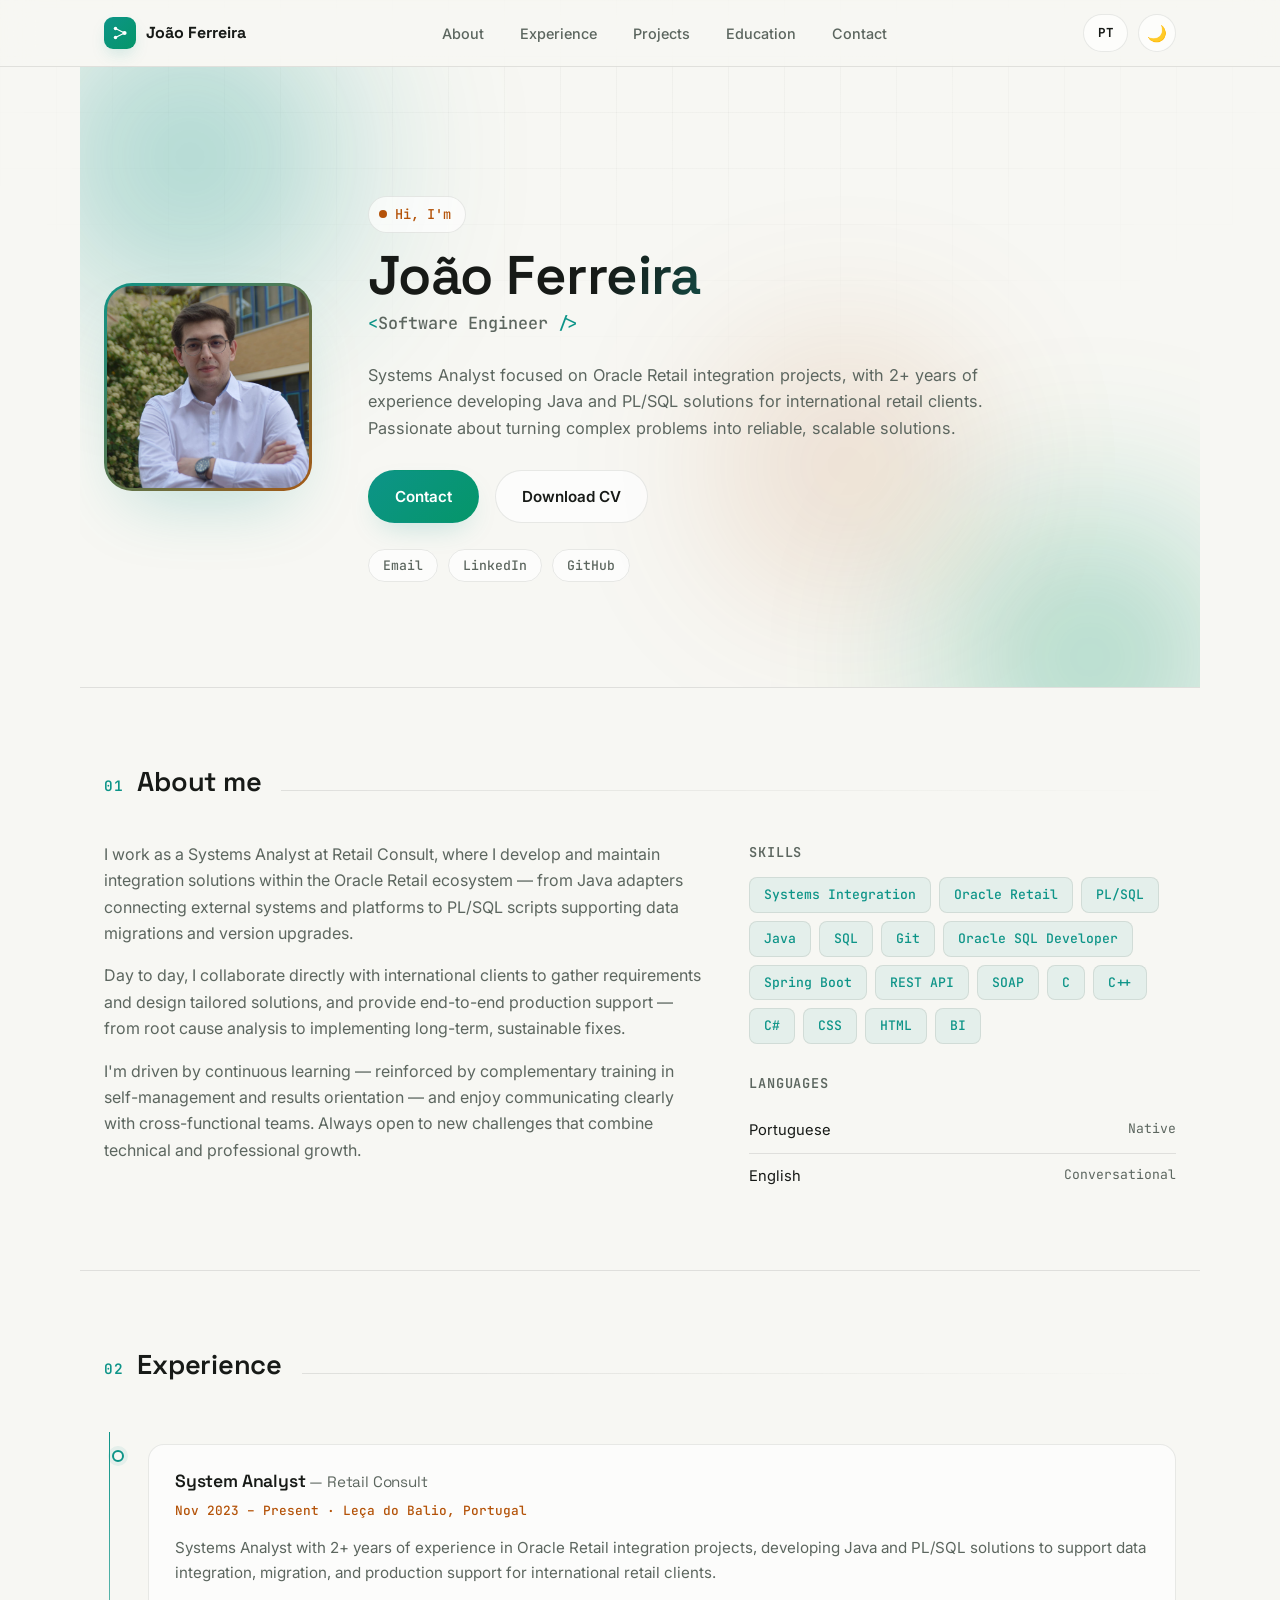
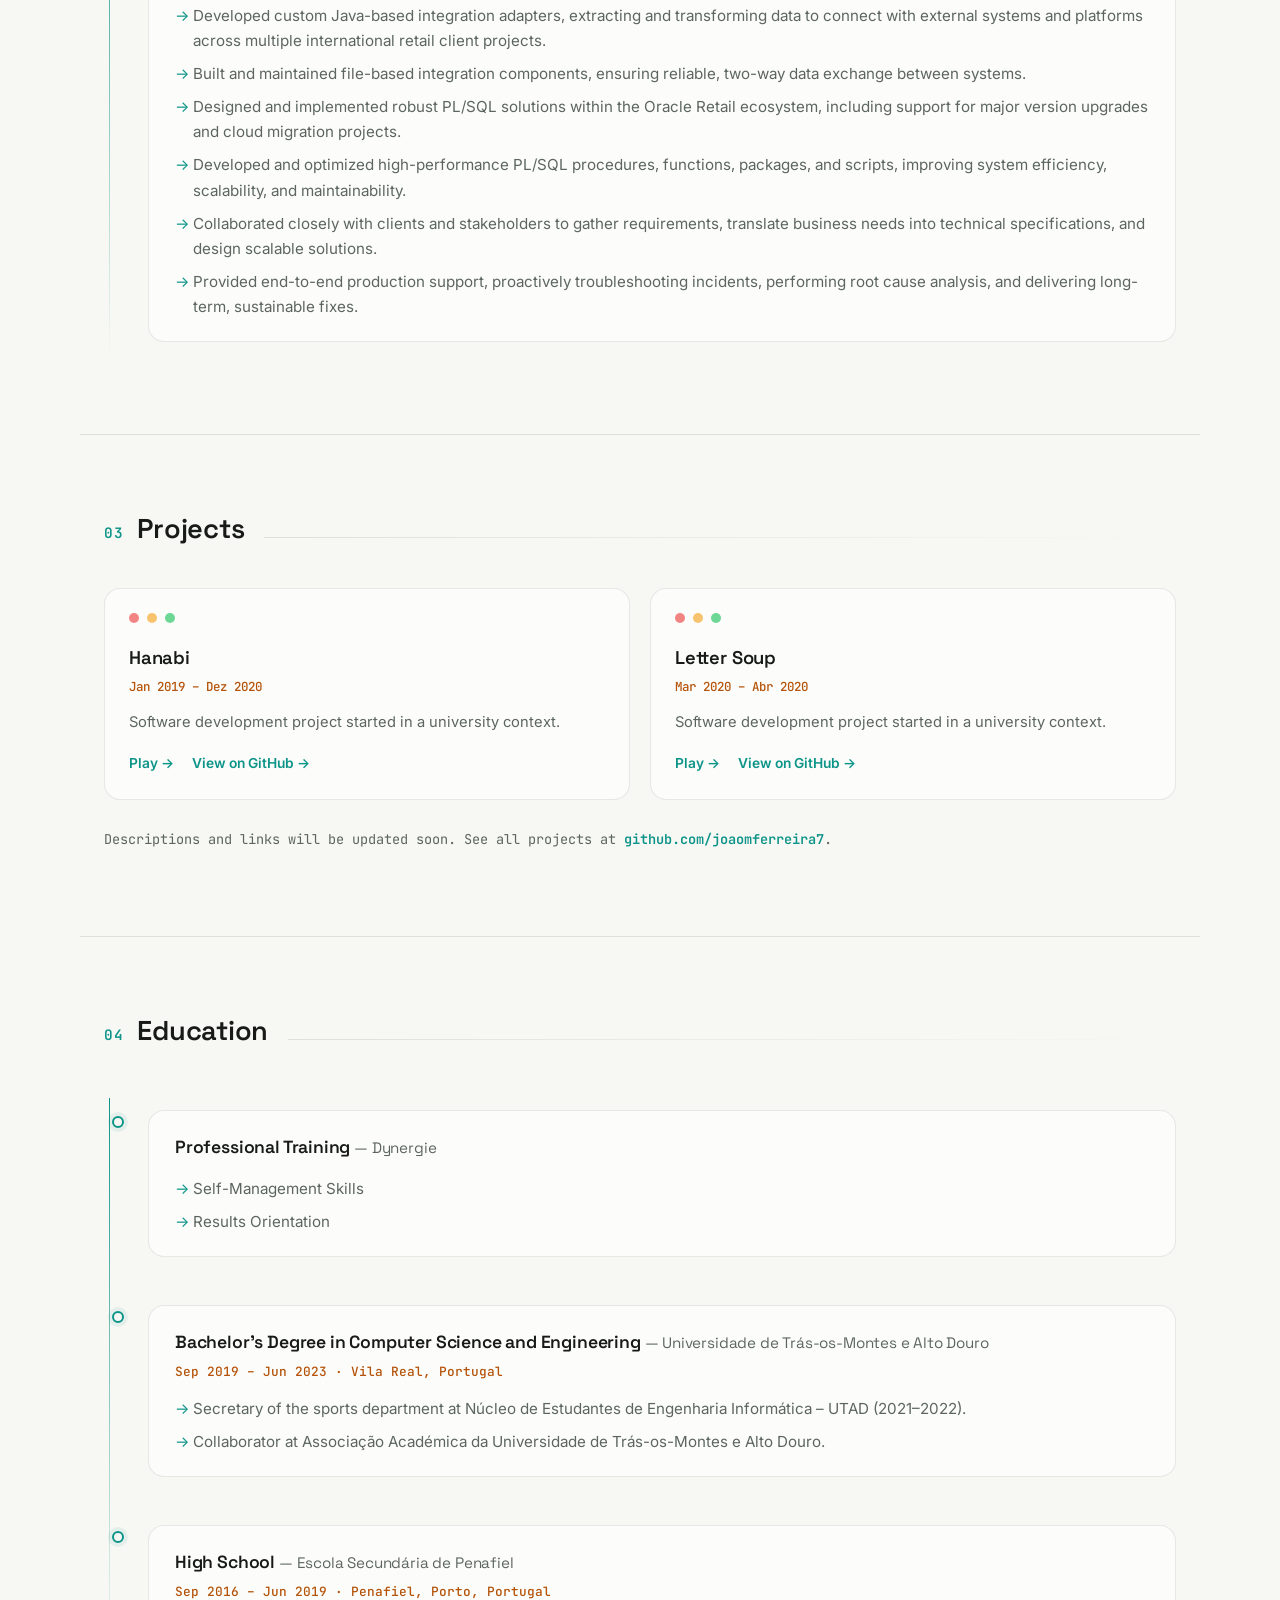
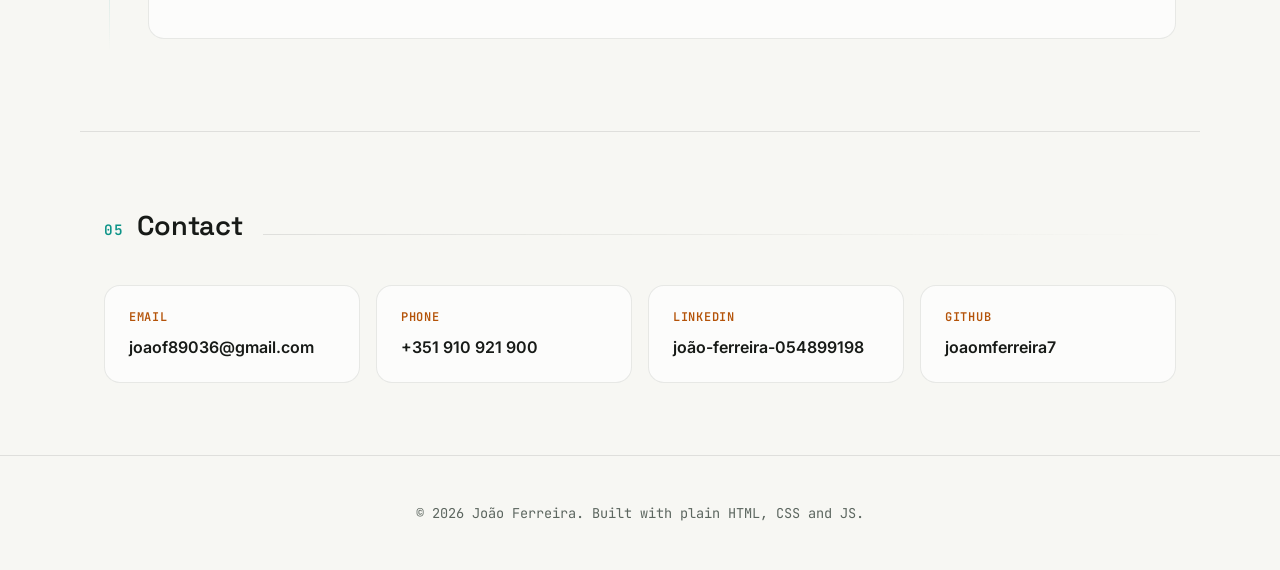
<file: index.html>
<!DOCTYPE html>
<html lang="pt">
<head>
<meta charset="UTF-8">
<meta name="viewport" content="width=device-width, initial-scale=1.0">
<title data-i18n="meta.title">João Ferreira — Software Engineer</title>
<meta name="description" data-i18n-content="meta.description" content="João Ferreira, Software Engineer. Experiência em PL/SQL, Java, Spring Boot, Oracle Retail. Portfólio, currículo e contactos.">
<link rel="preconnect" href="https://fonts.googleapis.com">
<link rel="preconnect" href="https://fonts.gstatic.com" crossorigin>
<link href="https://fonts.googleapis.com/css2?family=Space+Grotesk:wght@500;600;700&family=Inter:wght@400;500;600&family=JetBrains+Mono:wght@400;500&display=swap" rel="stylesheet">
<link rel="stylesheet" href="css/style.css?v=3">
<link rel="icon" href="data:image/svg+xml,%3Csvg xmlns='http://www.w3.org/2000/svg' viewBox='0 0 64 64'%3E%3Cdefs%3E%3ClinearGradient id='g' x1='0' y1='0' x2='1' y2='1'%3E%3Cstop offset='0' stop-color='%232dd4bf'/%3E%3Cstop offset='1' stop-color='%2334d399'/%3E%3C/linearGradient%3E%3C/defs%3E%3Crect width='64' height='64' rx='16' fill='url(%23g)'/%3E%3Cline x1='16' y1='16' x2='48' y2='32' stroke='white' stroke-width='5' stroke-linecap='round'/%3E%3Cline x1='16' y1='48' x2='48' y2='32' stroke='white' stroke-width='5' stroke-linecap='round'/%3E%3Ccircle cx='16' cy='16' r='6' fill='white'/%3E%3Ccircle cx='16' cy='48' r='6' fill='white'/%3E%3Ccircle cx='48' cy='32' r='7.5' fill='white'/%3E%3C/svg%3E">
</head>
<body>

<div class="scroll-progress" id="scrollProgress"></div>

<header class="site-header">
  <nav class="nav container">
    <a href="#top" class="nav-brand"><span class="nav-logo" aria-hidden="true"><svg viewBox="0 0 24 24" width="18" height="18"><line x1="6" y1="6" x2="18" y2="12" stroke="#fff" stroke-width="1.8" stroke-linecap="round"/><line x1="6" y1="18" x2="18" y2="12" stroke="#fff" stroke-width="1.8" stroke-linecap="round"/><circle cx="6" cy="6" r="2.3" fill="#fff"/><circle cx="6" cy="18" r="2.3" fill="#fff"/><circle cx="18" cy="12" r="2.8" fill="#fff"/></svg></span>João Ferreira</a>
    <button class="nav-toggle" id="navToggle" data-i18n-aria="nav.toggleAria" aria-label="Abrir menu" aria-expanded="false">
      <span></span><span></span><span></span>
    </button>
    <ul class="nav-links" id="navLinks">
      <li><a href="#about" data-i18n="nav.about">Sobre</a></li>
      <li><a href="#experience" data-i18n="nav.experience">Experiência</a></li>
      <li><a href="#projects" data-i18n="nav.projects">Projetos</a></li>
      <li><a href="#education" data-i18n="nav.education">Formação</a></li>
      <li><a href="#contact" data-i18n="nav.contact">Contacto</a></li>
    </ul>
    <div class="nav-controls">
      <button class="lang-toggle" id="langToggle" data-i18n-aria="lang.toggleAria" aria-label="Mudar idioma">EN</button>
      <button class="theme-toggle" id="themeToggle" data-i18n-aria="theme.toggleAria" aria-label="Alternar tema claro/escuro">🌙</button>
    </div>
  </nav>
</header>

<main>

  <section id="top" class="hero container">
    <div class="hero-blob hero-blob-1" aria-hidden="true"></div>
    <div class="hero-blob hero-blob-2" aria-hidden="true"></div>
    <div class="hero-blob hero-blob-3" aria-hidden="true"></div>
    <div class="hero-photo">
      <img src="assets/img/profile.jpg" alt="Foto de João Ferreira" data-i18n-alt="hero.photoAlt" id="profilePhoto" onerror="this.closest('.hero-photo').style.display='none'">
    </div>
    <div class="hero-text">
      <p class="hero-eyebrow" data-i18n="hero.eyebrow">Olá, chamo-me</p>
      <h1>João Ferreira</h1>
      <p class="hero-role">Software Engineer</p>
      <p class="hero-summary" data-i18n="hero.summary">
        Analista de Sistemas focado em projetos de integração Oracle Retail, com mais de 2 anos de experiência
        a desenvolver soluções em Java e PL/SQL para clientes internacionais de retalho. Apaixonado por
        transformar problemas complexos em soluções fiáveis e escaláveis.
      </p>
      <div class="hero-actions">
        <a href="#contact" class="btn btn-primary" data-i18n="hero.contactBtn">Contactar</a>
        <a href="CV_João_Ferreira.pdf" class="btn btn-secondary" download data-i18n="hero.downloadBtn">Descarregar CV</a>
      </div>
      <ul class="hero-socials">
        <li><a href="mailto:joaof89036@gmail.com" aria-label="Email">Email</a></li>
        <li><a href="https://www.linkedin.com/in/joão-ferreira-054899198" target="_blank" rel="noopener">LinkedIn</a></li>
        <li><a href="https://github.com/joaomferreira7" target="_blank" rel="noopener">GitHub</a></li>
      </ul>
    </div>
  </section>

  <section id="about" class="section container">
    <h2 class="section-title" data-i18n="about.title">Sobre mim</h2>
    <div class="about-grid">
      <div class="about-text">
        <p data-i18n="about.p1">
          Trabalho como Analista de Sistemas na Retail Consult, onde desenvolvo e mantenho soluções de
          integração dentro do ecossistema Oracle Retail — desde adaptadores Java que ligam sistemas e
          plataformas externas, até scripts PL/SQL que suportam migrações de dados e atualizações de versão.
        </p>
        <p data-i18n="about.p2">
          No dia a dia, colaboro diretamente com clientes internacionais para levantar requisitos e desenhar
          soluções à medida, e presto suporte de produção de ponta a ponta — da análise de causa raiz até à
          implementação de correções sustentáveis a longo prazo.
        </p>
        <p data-i18n="about.p3">
          Sou motivado pela aprendizagem contínua — reforçada por formações complementares em autogestão e
          orientação para resultados — e gosto de comunicar de forma clara com equipas multidisciplinares.
          Estou sempre aberto a novos desafios que aliem crescimento técnico e profissional.
        </p>
      </div>
      <div class="about-skills">
        <h3 data-i18n="about.skillsTitle">Competências</h3>
        <ul class="skill-tags">
          <li>Systems Integration</li>
          <li>Oracle Retail</li>
          <li>PL/SQL</li>
          <li>Java</li>
          <li>SQL</li>
          <li>Git</li>
          <li>Oracle SQL Developer</li>
          <li>Spring Boot</li>
          <li>REST API</li>
          <li>SOAP</li>
          <li>C</li>
          <li>C++</li>
          <li>C#</li>
          <li>CSS</li>
          <li>HTML</li>
          <li>BI</li>
        </ul>
        <h3 data-i18n="about.langsTitle">Idiomas</h3>
        <ul class="lang-list">
          <li><span data-i18n="about.lang.pt">Português</span><span class="lang-level" data-i18n="about.lang.ptLevel">Nativo</span></li>
          <li><span data-i18n="about.lang.en">Inglês</span><span class="lang-level" data-i18n="about.lang.enLevel">Conversação</span></li>
        </ul>
      </div>
    </div>
  </section>

  <section id="experience" class="section container">
    <h2 class="section-title" data-i18n="experience.title">Experiência</h2>
    <div class="timeline">
      <article class="timeline-item">
        <div class="timeline-marker"></div>
        <div class="timeline-content">
          <h3><span data-i18n="experience.role">Analista de Sistemas</span> <span class="timeline-org">— Retail Consult</span></h3>
          <p class="timeline-meta" data-i18n="experience.date">Nov 2023 – Presente · Leça do Balio, Portugal</p>
          <p class="role-intro" data-i18n="experience.intro">
            Analista de Sistemas com mais de 2 anos de experiência em projetos de integração Oracle Retail,
            desenvolvendo soluções em Java e PL/SQL para suportar integração de dados, migração e suporte
            em produção para clientes internacionais de retalho.
          </p>
          <ul>
            <li data-i18n="experience.bullet1">Desenvolvimento de adaptadores de integração personalizados em Java, extraindo e transformando dados para ligação com sistemas e plataformas externas em diferentes projetos de clientes internacionais de retalho.</li>
            <li data-i18n="experience.bullet2">Construção e manutenção de componentes de integração baseados em ficheiros, garantindo troca de dados fiável e bidirecional entre sistemas.</li>
            <li data-i18n="experience.bullet3">Desenho e implementação de soluções robustas em PL/SQL no ecossistema Oracle Retail, incluindo suporte a atualizações de versão major e projetos de migração para a cloud.</li>
            <li data-i18n="experience.bullet4">Desenvolvimento e otimização de procedimentos, funções, packages e scripts PL/SQL de alta performance, melhorando a eficiência, escalabilidade e manutenibilidade dos sistemas.</li>
            <li data-i18n="experience.bullet5">Colaboração próxima com clientes e stakeholders para levantamento de requisitos, tradução de necessidades de negócio em especificações técnicas e desenho de soluções escaláveis.</li>
            <li data-i18n="experience.bullet6">Suporte de produção de ponta a ponta, com resolução proativa de incidentes, análise de causa raiz e implementação de correções sustentáveis a longo prazo.</li>
          </ul>
        </div>
      </article>
    </div>
  </section>

  <section id="projects" class="section container">
    <h2 class="section-title" data-i18n="projects.title">Projetos</h2>
    <div class="project-grid">
      <article class="project-card">
        <h3>Hanabi</h3>
        <p class="project-meta" data-i18n="projects.hanabi.meta">Jan 2019 – Dez 2020</p>
        <p data-i18n="projects.hanabi.desc">Projeto de desenvolvimento de software iniciado em contexto universitário.</p>
        <div class="project-links">
          <a href="games/hanabi.html" class="project-link" data-i18n="projects.playBtn">Jogar →</a>
          <a href="https://github.com/joaomferreira7/Hanabi" target="_blank" rel="noopener" class="project-link" data-i18n="projects.viewGithub">Ver no GitHub →</a>
        </div>
      </article>
      <article class="project-card">
        <h3>Letter Soup</h3>
        <p class="project-meta" data-i18n="projects.lettersoup.meta">Mar 2020 – Abr 2020</p>
        <p data-i18n="projects.lettersoup.desc">Projeto de desenvolvimento de software iniciado em contexto universitário.</p>
        <div class="project-links">
          <a href="games/lettersoup.html" class="project-link" data-i18n="projects.playBtn">Jogar →</a>
          <a href="https://github.com/joaomferreira7/LetterSoup" target="_blank" rel="noopener" class="project-link" data-i18n="projects.viewGithub">Ver no GitHub →</a>
        </div>
      </article>
    </div>
    <p class="project-note" data-i18n-html="projects.note">Descrições e links serão atualizados brevemente. Vê todos os projetos em <a href="https://github.com/joaomferreira7" target="_blank" rel="noopener">github.com/joaomferreira7</a>.</p>
  </section>

  <section id="education" class="section container">
    <h2 class="section-title" data-i18n="education.title">Formação</h2>
    <div class="timeline">
      <article class="timeline-item">
        <div class="timeline-marker"></div>
        <div class="timeline-content">
          <h3><span data-i18n="education.training.title">Formação Complementar</span> <span class="timeline-org">— Dynergie</span></h3>
          <ul>
            <li data-i18n="education.training.bullet1">Self-Management Skills</li>
            <li data-i18n="education.training.bullet2">Results Orientation</li>
          </ul>
        </div>
      </article>
      <article class="timeline-item">
        <div class="timeline-marker"></div>
        <div class="timeline-content">
          <h3><span data-i18n="education.degree.title">Licenciatura em Engenharia Informática</span> <span class="timeline-org">— Universidade de Trás-os-Montes e Alto Douro</span></h3>
          <p class="timeline-meta" data-i18n="education.degree.meta">Set 2019 – Jun 2023 · Vila Real, Portugal</p>
          <ul>
            <li data-i18n="education.degree.bullet1">Secretário do departamento de desporto no Núcleo de Estudantes de Engenharia Informática – UTAD (2021–2022).</li>
            <li data-i18n="education.degree.bullet2">Colaborador na Associação Académica da Universidade de Trás-os-Montes e Alto Douro.</li>
          </ul>
        </div>
      </article>
      <article class="timeline-item">
        <div class="timeline-marker"></div>
        <div class="timeline-content">
          <h3><span data-i18n="education.highschool.title">Ensino Secundário</span> <span class="timeline-org">— Escola Secundária de Penafiel</span></h3>
          <p class="timeline-meta" data-i18n="education.highschool.meta">Set 2016 – Jun 2019 · Penafiel, Porto, Portugal</p>
        </div>
      </article>
    </div>
  </section>

  <section id="contact" class="section container">
    <h2 class="section-title" data-i18n="contact.title">Contacto</h2>
    <div class="contact-grid">
      <a class="contact-card" href="mailto:joaof89036@gmail.com">
        <span class="contact-label" data-i18n="contact.emailLabel">Email</span>
        <span class="contact-value">joaof89036@gmail.com</span>
      </a>
      <a class="contact-card" href="tel:+351910921900">
        <span class="contact-label" data-i18n="contact.phoneLabel">Telefone</span>
        <span class="contact-value">+351 910 921 900</span>
      </a>
      <a class="contact-card" href="https://www.linkedin.com/in/joão-ferreira-054899198" target="_blank" rel="noopener">
        <span class="contact-label" data-i18n="contact.linkedinLabel">LinkedIn</span>
        <span class="contact-value">joão-ferreira-054899198</span>
      </a>
      <a class="contact-card" href="https://github.com/joaomferreira7" target="_blank" rel="noopener">
        <span class="contact-label" data-i18n="contact.githubLabel">GitHub</span>
        <span class="contact-value">joaomferreira7</span>
      </a>
    </div>
  </section>

</main>

<footer class="site-footer">
  <div class="container">
    <p>&copy; <span id="year"></span> João Ferreira. <span data-i18n="footer.text">Feito com HTML, CSS e JS puro.</span></p>
  </div>
</footer>

<script src="js/i18n.js?v=3"></script>
<script src="js/main.js?v=3"></script>
</body>
</html>
</file>
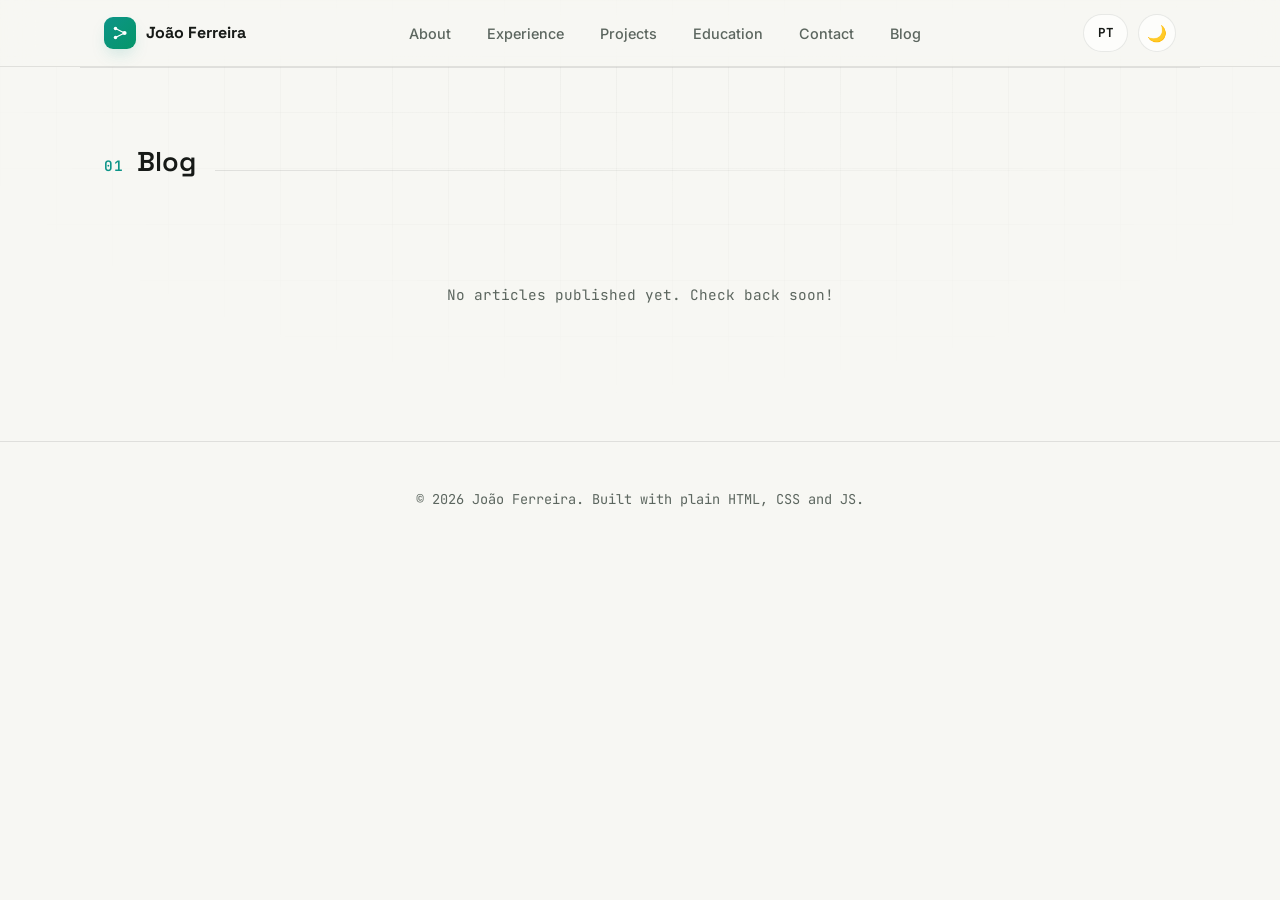
<file: blog/index.html>
<!DOCTYPE html>
<html lang="pt">
<head>
<meta charset="UTF-8">
<meta name="viewport" content="width=device-width, initial-scale=1.0">
<title>Blog — João Ferreira</title>
<meta name="description" content="Artigos de João Ferreira sobre engenharia de software, PL/SQL, Java e projetos pessoais.">
<link rel="preconnect" href="https://fonts.googleapis.com">
<link rel="preconnect" href="https://fonts.gstatic.com" crossorigin>
<link href="https://fonts.googleapis.com/css2?family=Space+Grotesk:wght@500;600;700&family=Inter:wght@400;500;600&family=JetBrains+Mono:wght@400;500&display=swap" rel="stylesheet">
<link rel="stylesheet" href="../css/style.css?v=3">
<link rel="icon" href="data:image/svg+xml,%3Csvg xmlns='http://www.w3.org/2000/svg' viewBox='0 0 64 64'%3E%3Cdefs%3E%3ClinearGradient id='g' x1='0' y1='0' x2='1' y2='1'%3E%3Cstop offset='0' stop-color='%232dd4bf'/%3E%3Cstop offset='1' stop-color='%2334d399'/%3E%3C/linearGradient%3E%3C/defs%3E%3Crect width='64' height='64' rx='16' fill='url(%23g)'/%3E%3Cline x1='16' y1='16' x2='48' y2='32' stroke='white' stroke-width='5' stroke-linecap='round'/%3E%3Cline x1='16' y1='48' x2='48' y2='32' stroke='white' stroke-width='5' stroke-linecap='round'/%3E%3Ccircle cx='16' cy='16' r='6' fill='white'/%3E%3Ccircle cx='16' cy='48' r='6' fill='white'/%3E%3Ccircle cx='48' cy='32' r='7.5' fill='white'/%3E%3C/svg%3E">
</head>
<body>

<div class="scroll-progress" id="scrollProgress"></div>

<header class="site-header">
  <nav class="nav container">
    <a href="../index.html" class="nav-brand"><span class="nav-logo" aria-hidden="true"><svg viewBox="0 0 24 24" width="18" height="18"><line x1="6" y1="6" x2="18" y2="12" stroke="#fff" stroke-width="1.8" stroke-linecap="round"/><line x1="6" y1="18" x2="18" y2="12" stroke="#fff" stroke-width="1.8" stroke-linecap="round"/><circle cx="6" cy="6" r="2.3" fill="#fff"/><circle cx="6" cy="18" r="2.3" fill="#fff"/><circle cx="18" cy="12" r="2.8" fill="#fff"/></svg></span>João Ferreira</a>
    <button class="nav-toggle" id="navToggle" data-i18n-aria="nav.toggleAria" aria-label="Abrir menu" aria-expanded="false">
      <span></span><span></span><span></span>
    </button>
    <ul class="nav-links" id="navLinks">
      <li><a href="../index.html#about" data-i18n="nav.about">Sobre</a></li>
      <li><a href="../index.html#experience" data-i18n="nav.experience">Experiência</a></li>
      <li><a href="../index.html#projects" data-i18n="nav.projects">Projetos</a></li>
      <li><a href="../index.html#education" data-i18n="nav.education">Formação</a></li>
      <li><a href="../index.html#contact" data-i18n="nav.contact">Contacto</a></li>
      <li><a href="index.html" data-i18n="nav.blog">Blog</a></li>
    </ul>
    <div class="nav-controls">
      <button class="lang-toggle" id="langToggle" data-i18n-aria="lang.toggleAria" aria-label="Mudar idioma">EN</button>
      <button class="theme-toggle" id="themeToggle" data-i18n-aria="theme.toggleAria" aria-label="Alternar tema claro/escuro">🌙</button>
    </div>
  </nav>
</header>

<main>
  <section class="section container">
    <h2 class="section-title" data-i18n="blog.title">Blog</h2>

    <div class="blog-list">
      <!--
        Para adicionar um novo artigo:
        1. Duplica blog/template.html e renomeia (ex: blog/meu-artigo.html)
        2. Edita o título, data e conteúdo dentro do ficheiro
        3. Adiciona aqui um card .blog-card a apontar para o novo ficheiro, seguindo o exemplo comentado abaixo:

        <a class="blog-card" href="meu-artigo.html">
          <h3>Título do artigo</h3>
          <p class="blog-meta">Jan 2026</p>
          <p>Resumo curto do artigo em uma ou duas frases.</p>
        </a>
      -->

      <p class="empty-state" data-i18n="blog.empty">Ainda não há artigos publicados. Volta em breve!</p>
    </div>
  </section>
</main>

<footer class="site-footer">
  <div class="container">
    <p>&copy; <span id="year"></span> João Ferreira. <span data-i18n="footer.text">Feito com HTML, CSS e JS puro.</span></p>
  </div>
</footer>

<script src="../js/i18n.js?v=3"></script>
<script src="../js/main.js?v=3"></script>
</body>
</html>
</file>
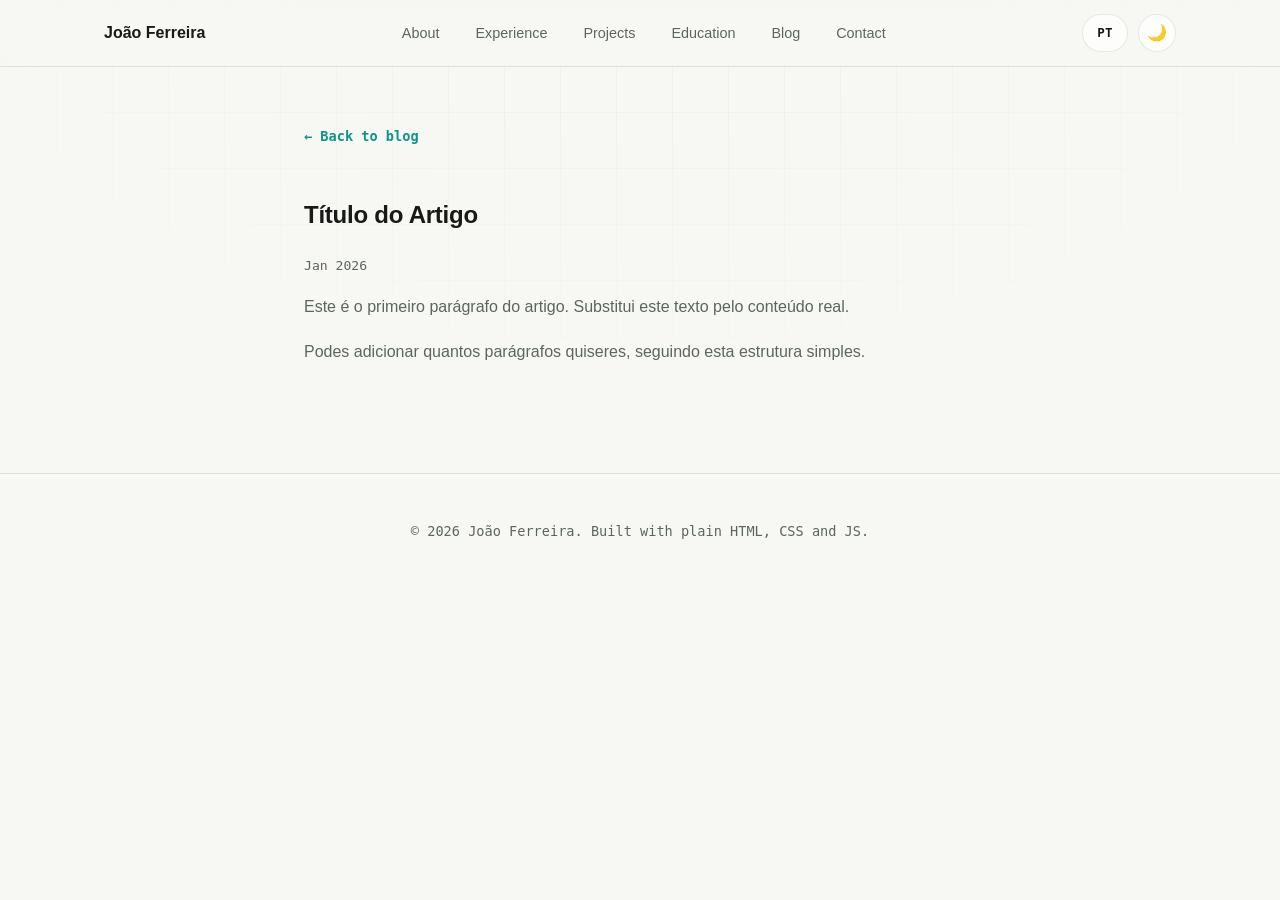
<file: blog/template.html>
<!DOCTYPE html>
<html lang="pt">
<head>
<meta charset="UTF-8">
<meta name="viewport" content="width=device-width, initial-scale=1.0">
<title>Título do Artigo — João Ferreira</title>
<meta name="description" content="Resumo curto do artigo para partilha e motores de busca.">
<link rel="stylesheet" href="../css/style.css">
<link rel="icon" href="data:,">
</head>
<body>

<header class="site-header">
  <nav class="nav container">
    <a href="../index.html" class="nav-brand">João Ferreira</a>
    <button class="nav-toggle" id="navToggle" data-i18n-aria="nav.toggleAria" aria-label="Abrir menu" aria-expanded="false">
      <span></span><span></span><span></span>
    </button>
    <ul class="nav-links" id="navLinks">
      <li><a href="../index.html#about" data-i18n="nav.about">Sobre</a></li>
      <li><a href="../index.html#experience" data-i18n="nav.experience">Experiência</a></li>
      <li><a href="../index.html#projects" data-i18n="nav.projects">Projetos</a></li>
      <li><a href="../index.html#education" data-i18n="nav.education">Formação</a></li>
      <li><a href="index.html" data-i18n="nav.blog">Blog</a></li>
      <li><a href="../index.html#contact" data-i18n="nav.contact">Contacto</a></li>
    </ul>
    <div class="nav-controls">
      <button class="lang-toggle" id="langToggle" data-i18n-aria="lang.toggleAria" aria-label="Mudar idioma">EN</button>
      <button class="theme-toggle" id="themeToggle" data-i18n-aria="theme.toggleAria" aria-label="Alternar tema claro/escuro">🌙</button>
    </div>
  </nav>
</header>

<main>
  <article class="post-content">
    <a href="index.html" class="back-link" data-i18n="blog.back">&larr; Voltar ao blog</a>
    <h1>Título do Artigo</h1>
    <p class="post-meta">Jan 2026</p>

    <p>
      Este é o primeiro parágrafo do artigo. Substitui este texto pelo conteúdo real.
    </p>
    <p>
      Podes adicionar quantos parágrafos quiseres, seguindo esta estrutura simples.
    </p>
  </article>
</main>

<footer class="site-footer">
  <div class="container">
    <p>&copy; <span id="year"></span> João Ferreira. <span data-i18n="footer.text">Feito com HTML, CSS e JS puro.</span></p>
  </div>
</footer>

<script src="../js/i18n.js"></script>
<script src="../js/main.js"></script>
</body>
</html>
</file>
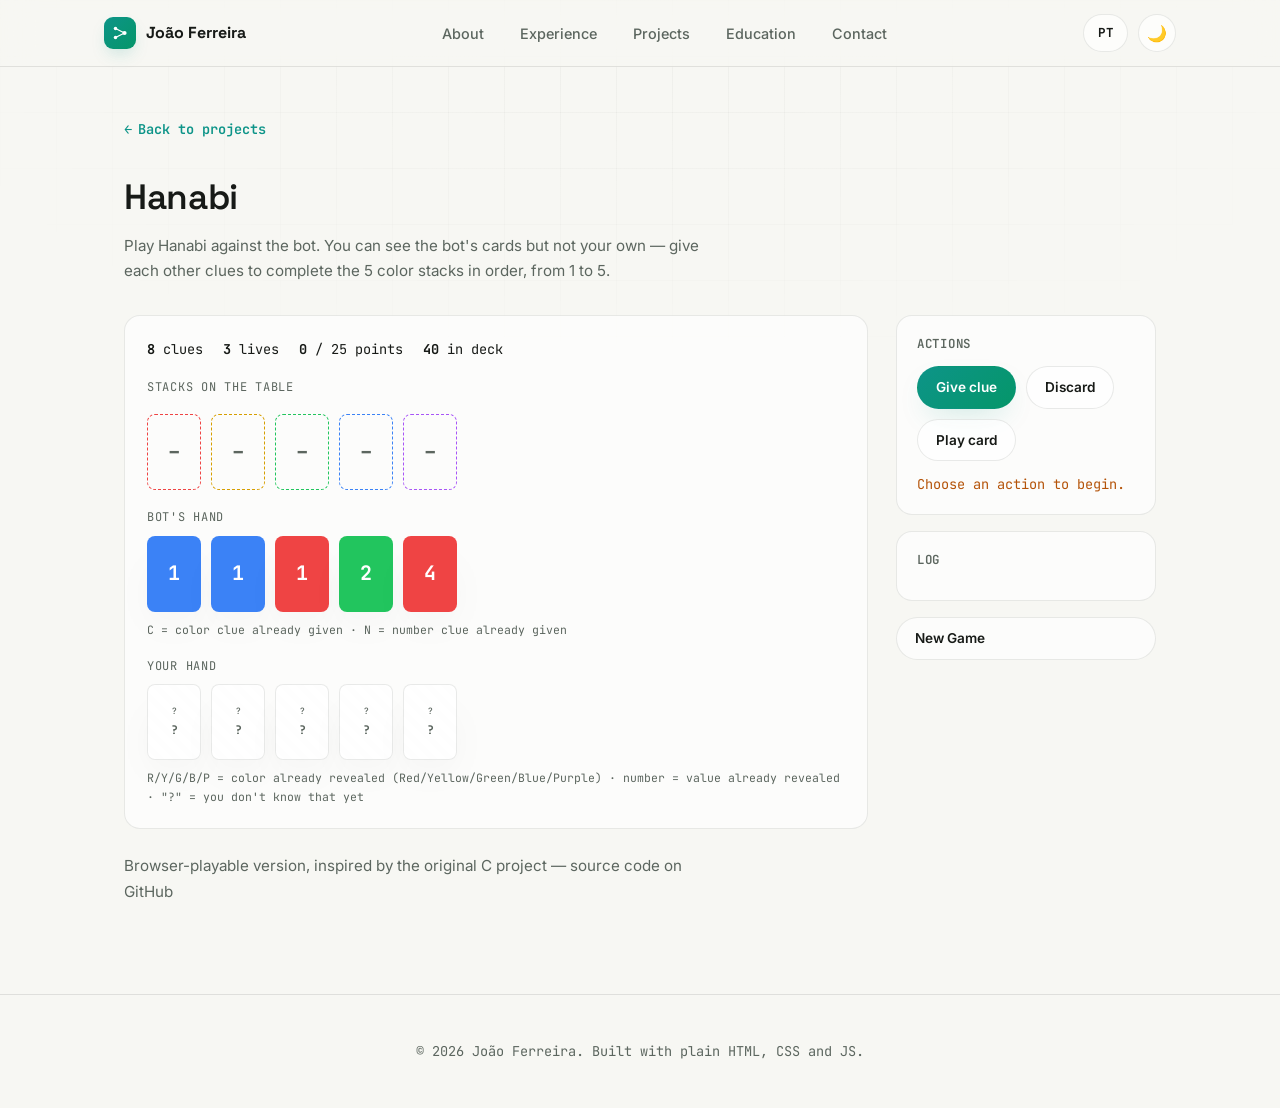
<file: games/hanabi.html>
<!DOCTYPE html>
<html lang="pt">
<head>
<meta charset="UTF-8">
<meta name="viewport" content="width=device-width, initial-scale=1.0">
<title>Hanabi — João Ferreira</title>
<meta name="description" content="Hanabi jogável no browser contra um bot — versão web do projeto pessoal Hanabi de João Ferreira.">
<link rel="preconnect" href="https://fonts.googleapis.com">
<link rel="preconnect" href="https://fonts.gstatic.com" crossorigin>
<link href="https://fonts.googleapis.com/css2?family=Space+Grotesk:wght@500;600;700&family=Inter:wght@400;500;600&family=JetBrains+Mono:wght@400;500&display=swap" rel="stylesheet">
<link rel="stylesheet" href="../css/style.css?v=3">
<link rel="icon" href="data:image/svg+xml,%3Csvg xmlns='http://www.w3.org/2000/svg' viewBox='0 0 64 64'%3E%3Cdefs%3E%3ClinearGradient id='g' x1='0' y1='0' x2='1' y2='1'%3E%3Cstop offset='0' stop-color='%232dd4bf'/%3E%3Cstop offset='1' stop-color='%2334d399'/%3E%3C/linearGradient%3E%3C/defs%3E%3Crect width='64' height='64' rx='16' fill='url(%23g)'/%3E%3Cline x1='16' y1='16' x2='48' y2='32' stroke='white' stroke-width='5' stroke-linecap='round'/%3E%3Cline x1='16' y1='48' x2='48' y2='32' stroke='white' stroke-width='5' stroke-linecap='round'/%3E%3Ccircle cx='16' cy='16' r='6' fill='white'/%3E%3Ccircle cx='16' cy='48' r='6' fill='white'/%3E%3Ccircle cx='48' cy='32' r='7.5' fill='white'/%3E%3C/svg%3E">
</head>
<body>

<div class="scroll-progress" id="scrollProgress"></div>

<header class="site-header">
  <nav class="nav container">
    <a href="../index.html" class="nav-brand"><span class="nav-logo" aria-hidden="true"><svg viewBox="0 0 24 24" width="18" height="18"><line x1="6" y1="6" x2="18" y2="12" stroke="#fff" stroke-width="1.8" stroke-linecap="round"/><line x1="6" y1="18" x2="18" y2="12" stroke="#fff" stroke-width="1.8" stroke-linecap="round"/><circle cx="6" cy="6" r="2.3" fill="#fff"/><circle cx="6" cy="18" r="2.3" fill="#fff"/><circle cx="18" cy="12" r="2.8" fill="#fff"/></svg></span>João Ferreira</a>
    <button class="nav-toggle" id="navToggle" data-i18n-aria="nav.toggleAria" aria-label="Abrir menu" aria-expanded="false">
      <span></span><span></span><span></span>
    </button>
    <ul class="nav-links" id="navLinks">
      <li><a href="../index.html#about" data-i18n="nav.about">Sobre</a></li>
      <li><a href="../index.html#experience" data-i18n="nav.experience">Experiência</a></li>
      <li><a href="../index.html#projects" data-i18n="nav.projects">Projetos</a></li>
      <li><a href="../index.html#education" data-i18n="nav.education">Formação</a></li>
      <li><a href="../index.html#contact" data-i18n="nav.contact">Contacto</a></li>
    </ul>
    <div class="nav-controls">
      <button class="lang-toggle" id="langToggle" data-i18n-aria="lang.toggleAria" aria-label="Mudar idioma">EN</button>
      <button class="theme-toggle" id="themeToggle" data-i18n-aria="theme.toggleAria" aria-label="Alternar tema claro/escuro">🌙</button>
    </div>
  </nav>
</header>

<main>
  <div class="game-page">
    <a href="../index.html#projects" class="back-link" id="hnBackLink">&larr; <span id="hnBackText">Voltar aos projetos</span></a>

    <div class="game-header">
      <div>
        <h1 class="game-title">Hanabi</h1>
        <p class="game-subtitle" id="hnSubtitle">
          Joga Hanabi contra o bot. Vês as cartas do bot mas não as tuas — dão-se pistas um ao outro
          para completar as 5 pilhas de cor por ordem, de 1 a 5.
        </p>
      </div>
    </div>

    <div class="game-layout">
      <div class="game-board-wrap">
        <div class="hn-tokens">
          <span id="hnClueLabel"><strong id="hnClues">8</strong> pistas</span>
          <span id="hnLifeLabel"><strong id="hnLives">3</strong> vidas</span>
          <span id="hnScoreLabel"><strong id="hnScore">0</strong> / 25 pontos</span>
          <span id="hnDeckLabel"><strong id="hnDeck">40</strong> no baralho</span>
        </div>

        <p class="hn-zone-label" id="hnStacksLabel">Pilhas na mesa</p>
        <div class="hn-stacks" id="hnStacks"></div>

        <p class="hn-zone-label" id="hnBotLabel">Mão do bot</p>
        <div class="hn-hand" id="hnBotHand"></div>
        <p class="hn-legend" id="hnLegendBot">C = pista de cor já dada · N = pista de número já dada</p>

        <p class="hn-zone-label" id="hnYouLabel">A tua mão</p>
        <div class="hn-hand selectable" id="hnYouHand"></div>
        <p class="hn-legend" id="hnLegendYou">R/Y/G/B/P = cor já revelada · número = valor já revelado · "?" = ainda não sabes</p>

        <div id="hnClueTarget"></div>
        <div id="hnMessage" class="game-overlay-msg" style="display:none;"></div>
      </div>
      <div class="game-sidebar">
        <div class="game-panel">
          <h3 id="hnActionsTitle">Ações</h3>
          <div class="game-actions">
            <button class="btn btn-primary btn-sm" id="hnClueBtn">Dar pista</button>
            <button class="btn btn-secondary btn-sm" id="hnDiscardBtn">Descartar</button>
            <button class="btn btn-secondary btn-sm" id="hnPlayBtn">Jogar carta</button>
          </div>
          <p class="game-status" id="hnHint" style="margin-top:12px;"></p>
        </div>
        <div class="game-panel">
          <h3 id="hnLogTitle">Registo</h3>
          <div class="hn-log" id="hnLog"></div>
        </div>
        <button class="btn btn-secondary btn-sm" id="hnNewGame">Novo Jogo</button>
      </div>
    </div>

    <p class="game-subtitle" style="margin-top:24px;" id="hnSourceNote">
      Versão jogável no browser, inspirada no projeto original em C —
      <a href="https://github.com/joaomferreira7/Hanabi" target="_blank" rel="noopener">código-fonte no GitHub</a>.
    </p>
  </div>
</main>

<footer class="site-footer">
  <div class="container">
    <p>&copy; <span id="year"></span> João Ferreira. <span data-i18n="footer.text">Feito com HTML, CSS e JS puro.</span></p>
  </div>
</footer>

<script src="../js/i18n.js?v=3"></script>
<script src="../js/main.js?v=3"></script>
<script src="../js/hanabi.js?v=1"></script>
</body>
</html>
</file>
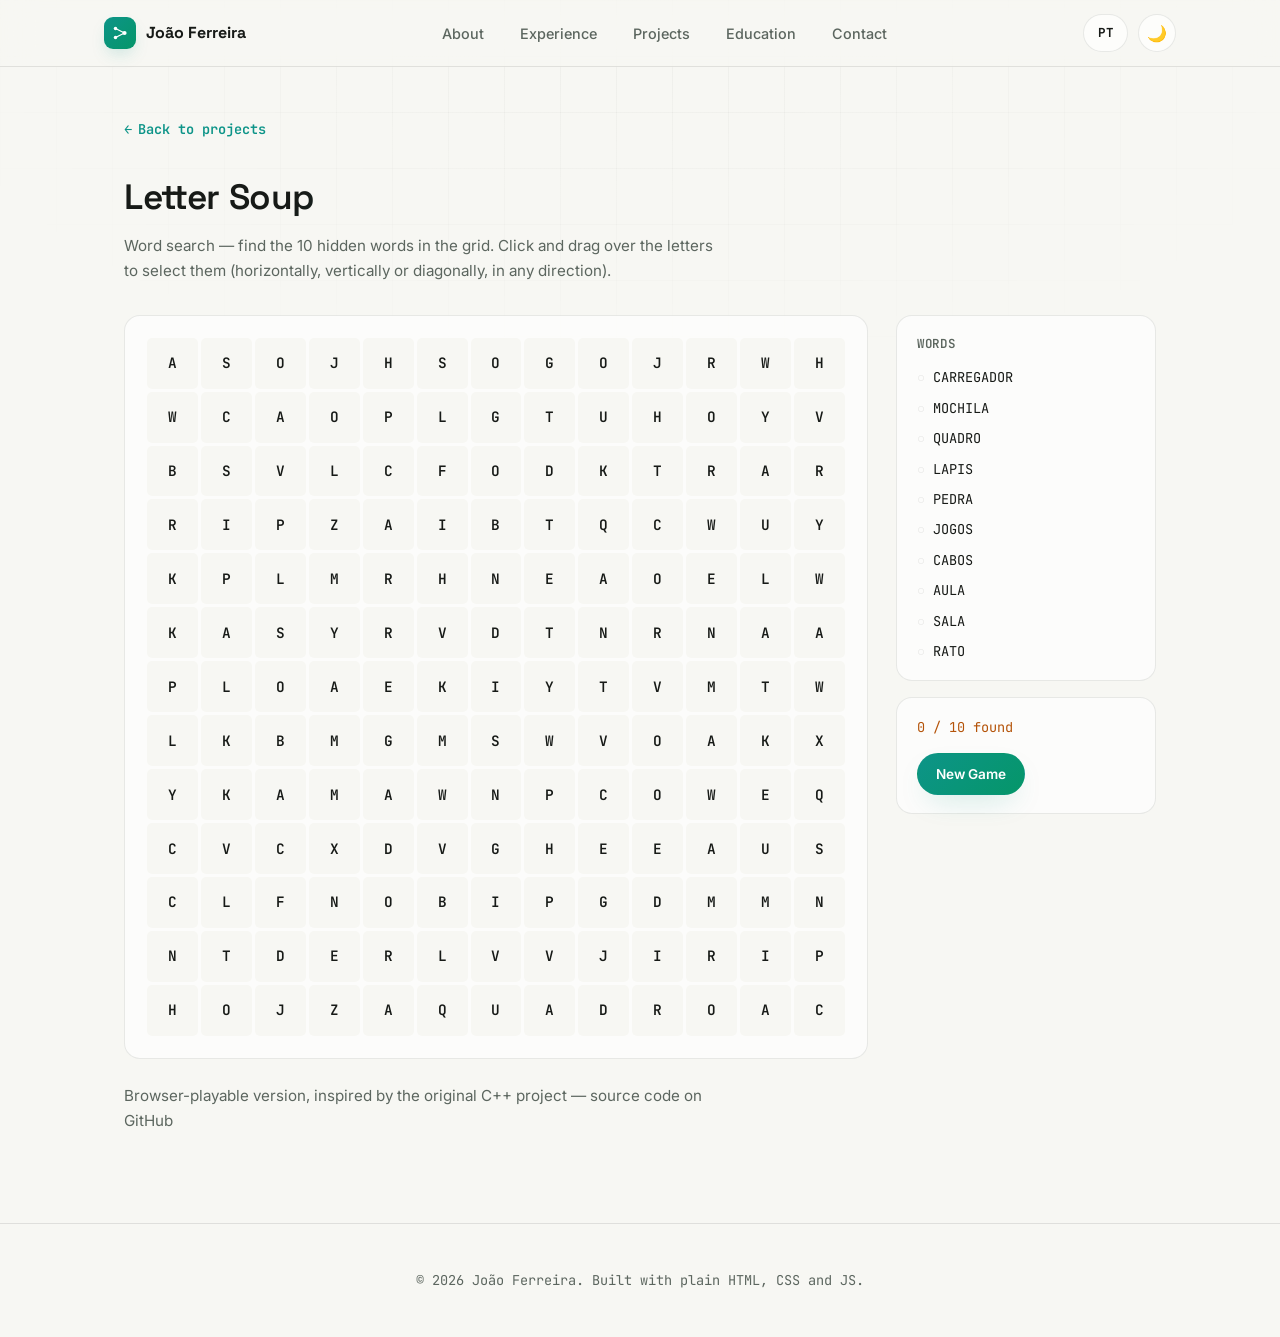
<file: games/lettersoup.html>
<!DOCTYPE html>
<html lang="pt">
<head>
<meta charset="UTF-8">
<meta name="viewport" content="width=device-width, initial-scale=1.0">
<title>Letter Soup — João Ferreira</title>
<meta name="description" content="Sopa de letras jogável no browser — versão web do projeto pessoal Letter Soup de João Ferreira.">
<link rel="preconnect" href="https://fonts.googleapis.com">
<link rel="preconnect" href="https://fonts.gstatic.com" crossorigin>
<link href="https://fonts.googleapis.com/css2?family=Space+Grotesk:wght@500;600;700&family=Inter:wght@400;500;600&family=JetBrains+Mono:wght@400;500&display=swap" rel="stylesheet">
<link rel="stylesheet" href="../css/style.css?v=3">
<link rel="icon" href="data:image/svg+xml,%3Csvg xmlns='http://www.w3.org/2000/svg' viewBox='0 0 64 64'%3E%3Cdefs%3E%3ClinearGradient id='g' x1='0' y1='0' x2='1' y2='1'%3E%3Cstop offset='0' stop-color='%232dd4bf'/%3E%3Cstop offset='1' stop-color='%2334d399'/%3E%3C/linearGradient%3E%3C/defs%3E%3Crect width='64' height='64' rx='16' fill='url(%23g)'/%3E%3Cline x1='16' y1='16' x2='48' y2='32' stroke='white' stroke-width='5' stroke-linecap='round'/%3E%3Cline x1='16' y1='48' x2='48' y2='32' stroke='white' stroke-width='5' stroke-linecap='round'/%3E%3Ccircle cx='16' cy='16' r='6' fill='white'/%3E%3Ccircle cx='16' cy='48' r='6' fill='white'/%3E%3Ccircle cx='48' cy='32' r='7.5' fill='white'/%3E%3C/svg%3E">
</head>
<body>

<div class="scroll-progress" id="scrollProgress"></div>

<header class="site-header">
  <nav class="nav container">
    <a href="../index.html" class="nav-brand"><span class="nav-logo" aria-hidden="true"><svg viewBox="0 0 24 24" width="18" height="18"><line x1="6" y1="6" x2="18" y2="12" stroke="#fff" stroke-width="1.8" stroke-linecap="round"/><line x1="6" y1="18" x2="18" y2="12" stroke="#fff" stroke-width="1.8" stroke-linecap="round"/><circle cx="6" cy="6" r="2.3" fill="#fff"/><circle cx="6" cy="18" r="2.3" fill="#fff"/><circle cx="18" cy="12" r="2.8" fill="#fff"/></svg></span>João Ferreira</a>
    <button class="nav-toggle" id="navToggle" data-i18n-aria="nav.toggleAria" aria-label="Abrir menu" aria-expanded="false">
      <span></span><span></span><span></span>
    </button>
    <ul class="nav-links" id="navLinks">
      <li><a href="../index.html#about" data-i18n="nav.about">Sobre</a></li>
      <li><a href="../index.html#experience" data-i18n="nav.experience">Experiência</a></li>
      <li><a href="../index.html#projects" data-i18n="nav.projects">Projetos</a></li>
      <li><a href="../index.html#education" data-i18n="nav.education">Formação</a></li>
      <li><a href="../index.html#contact" data-i18n="nav.contact">Contacto</a></li>
    </ul>
    <div class="nav-controls">
      <button class="lang-toggle" id="langToggle" data-i18n-aria="lang.toggleAria" aria-label="Mudar idioma">EN</button>
      <button class="theme-toggle" id="themeToggle" data-i18n-aria="theme.toggleAria" aria-label="Alternar tema claro/escuro">🌙</button>
    </div>
  </nav>
</header>

<main>
  <div class="game-page">
    <a href="../index.html#projects" class="back-link" id="lsBackLink">&larr; <span id="lsBackText">Voltar aos projetos</span></a>

    <div class="game-header">
      <div>
        <h1 class="game-title">Letter Soup</h1>
        <p class="game-subtitle" id="lsSubtitle">
          Sopa de letras — encontra as 10 palavras escondidas na grelha. Clica e arrasta sobre as letras
          para as selecionar (na horizontal, vertical ou diagonal, em qualquer direção).
        </p>
      </div>
    </div>

    <div class="game-layout">
      <div class="game-board-wrap">
        <div id="lsGrid" class="ls-grid"></div>
      </div>
      <div class="game-sidebar">
        <div class="game-panel">
          <h3 id="lsWordsTitle">Palavras</h3>
          <ul class="word-list" id="lsWordList"></ul>
        </div>
        <div class="game-panel">
          <p class="game-status" id="lsStatus">0 / 10 encontradas</p>
          <div class="game-actions" style="margin-top:14px;">
            <button class="btn btn-primary btn-sm" id="lsNewGame">Novo Jogo</button>
          </div>
        </div>
      </div>
    </div>

    <p class="game-subtitle" style="margin-top:24px;" id="lsSourceNote">
      Versão jogável no browser, inspirada no projeto original em C++ —
      <a href="https://github.com/joaomferreira7/LetterSoup" target="_blank" rel="noopener">código-fonte no GitHub</a>.
    </p>
  </div>
</main>

<footer class="site-footer">
  <div class="container">
    <p>&copy; <span id="year"></span> João Ferreira. <span data-i18n="footer.text">Feito com HTML, CSS e JS puro.</span></p>
  </div>
</footer>

<script src="../js/i18n.js?v=3"></script>
<script src="../js/main.js?v=3"></script>
<script src="../js/lettersoup.js?v=1"></script>
</body>
</html>
</file>
<file: css/style.css>
/* ---------- Reset ---------- */
*, *::before, *::after { box-sizing: border-box; }
html, body { margin: 0; padding: 0; }
ul { list-style: none; margin: 0; padding: 0; }
a { color: inherit; text-decoration: none; }
img { max-width: 100%; display: block; }
button { font: inherit; cursor: pointer; }
html { scroll-behavior: smooth; }

/* ---------- Fonts ---------- */
:root {
  --font-body: "Inter", -apple-system, BlinkMacSystemFont, "Segoe UI", Roboto, Helvetica, Arial, sans-serif;
  --font-heading: "Space Grotesk", var(--font-body);
  --font-mono: "JetBrains Mono", ui-monospace, SFMono-Regular, Menlo, Consolas, monospace;
}

/* ---------- Theme tokens ---------- */
:root {
  --color-bg: #f7f7f3;
  --color-surface: #ffffff;
  --color-glass: rgba(255, 255, 255, 0.65);
  --color-glass-border: rgba(20, 24, 20, 0.09);
  --color-text: #171a17;
  --color-text-muted: #5c665f;
  --color-primary: #0d9488;
  --color-primary-2: #059669;
  --color-accent: #b45309;
  --color-border: rgba(20, 24, 20, 0.1);
  --color-tag-bg: rgba(13, 148, 136, 0.08);
  --grid-line: rgba(20, 24, 20, 0.04);
  --shadow: 0 20px 45px -22px rgba(20, 24, 20, 0.28);
  --glow: rgba(13, 148, 136, 0.28);
  --radius: 16px;
  --radius-sm: 10px;
  --noise-opacity: 0.02;
}

:root[data-theme="dark"] {
  --color-bg: #08110e;
  --color-surface: #0f1a16;
  --color-glass: rgba(255, 255, 255, 0.04);
  --color-glass-border: rgba(255, 255, 255, 0.09);
  --color-text: #eef2ef;
  --color-text-muted: #93a39c;
  --color-primary: #2dd4bf;
  --color-primary-2: #34d399;
  --color-accent: #fbbf24;
  --color-border: rgba(255, 255, 255, 0.09);
  --color-tag-bg: rgba(45, 212, 191, 0.12);
  --grid-line: rgba(255, 255, 255, 0.035);
  --shadow: 0 25px 60px -20px rgba(0, 0, 0, 0.65);
  --glow: rgba(45, 212, 191, 0.4);
  --noise-opacity: 0.035;
}

@media (prefers-color-scheme: dark) {
  :root:not([data-theme="light"]) {
    --color-bg: #08110e;
    --color-surface: #0f1a16;
    --color-glass: rgba(255, 255, 255, 0.04);
    --color-glass-border: rgba(255, 255, 255, 0.09);
    --color-text: #eef2ef;
    --color-text-muted: #93a39c;
    --color-primary: #2dd4bf;
    --color-primary-2: #34d399;
    --color-accent: #fbbf24;
    --color-border: rgba(255, 255, 255, 0.09);
    --color-tag-bg: rgba(45, 212, 191, 0.12);
    --grid-line: rgba(255, 255, 255, 0.035);
    --shadow: 0 25px 60px -20px rgba(0, 0, 0, 0.65);
    --glow: rgba(45, 212, 191, 0.4);
    --noise-opacity: 0.035;
  }
}

/* ---------- Background layers ---------- */
body {
  position: relative;
  font-family: var(--font-body);
  background: var(--color-bg);
  color: var(--color-text);
  line-height: 1.65;
  transition: background 0.25s ease, color 0.25s ease;
  overflow-x: hidden;
}

body::before {
  content: "";
  position: fixed;
  inset: 0;
  z-index: 0;
  pointer-events: none;
  background-image:
    linear-gradient(var(--grid-line) 1px, transparent 1px),
    linear-gradient(90deg, var(--grid-line) 1px, transparent 1px);
  background-size: 56px 56px;
  -webkit-mask-image: radial-gradient(ellipse 80% 60% at 50% 0%, black 0%, transparent 75%);
  mask-image: radial-gradient(ellipse 80% 60% at 50% 0%, black 0%, transparent 75%);
}

body::after {
  content: "";
  position: fixed;
  inset: 0;
  z-index: 0;
  pointer-events: none;
  opacity: var(--noise-opacity);
  mix-blend-mode: overlay;
  background-image: url("data:image/svg+xml,%3Csvg xmlns='http://www.w3.org/2000/svg'%3E%3Cfilter id='n'%3E%3CfeTurbulence type='fractalNoise' baseFrequency='0.85' numOctaves='2' stitchTiles='stitch'/%3E%3C/filter%3E%3Crect width='100%25' height='100%25' filter='url(%23n)'/%3E%3C/svg%3E");
}

.container {
  max-width: 1120px;
  margin: 0 auto;
  padding: 0 24px;
  position: relative;
  z-index: 1;
}

::selection {
  background: var(--color-primary);
  color: #fff;
}

/* Scrollbar */
::-webkit-scrollbar { width: 10px; height: 10px; }
::-webkit-scrollbar-track { background: transparent; }
::-webkit-scrollbar-thumb {
  background: linear-gradient(var(--color-primary), var(--color-primary-2));
  border-radius: 999px;
  border: 2px solid var(--color-bg);
}
html { scrollbar-color: var(--color-primary) transparent; scrollbar-width: thin; }

h1, h2, h3, h4 { font-family: var(--font-heading); font-weight: 600; letter-spacing: -0.01em; }

/* ---------- Scroll progress bar ---------- */
.scroll-progress {
  position: fixed;
  top: 0; left: 0;
  height: 3px;
  width: 0%;
  background: linear-gradient(90deg, var(--color-primary), var(--color-accent), var(--color-primary-2));
  z-index: 1000;
  transition: width 0.1s linear;
}

/* ---------- Header / Nav ---------- */
.site-header {
  position: sticky;
  top: 0;
  z-index: 100;
  background: color-mix(in srgb, var(--color-bg) 72%, transparent);
  backdrop-filter: blur(16px) saturate(140%);
  -webkit-backdrop-filter: blur(16px) saturate(140%);
  border-bottom: 1px solid var(--color-border);
}

.nav {
  display: flex;
  align-items: center;
  justify-content: space-between;
  padding: 14px 24px;
  gap: 16px;
  position: relative;
  z-index: 1;
}

.nav-brand {
  display: flex;
  align-items: center;
  gap: 10px;
  font-family: var(--font-heading);
  font-weight: 700;
  font-size: 1rem;
  color: var(--color-text);
}

.nav-logo {
  display: inline-flex;
  align-items: center;
  justify-content: center;
  width: 32px;
  height: 32px;
  border-radius: 9px;
  font-family: var(--font-mono);
  font-size: 0.78rem;
  font-weight: 700;
  color: #fff;
  background: linear-gradient(135deg, var(--color-primary), var(--color-primary-2));
  box-shadow: 0 8px 18px -6px var(--glow);
}
.nav-logo svg { display: block; }

.nav-links {
  display: flex;
  gap: 8px;
  flex: 1;
  justify-content: center;
}

.nav-links a {
  font-size: 0.9rem;
  font-weight: 500;
  color: var(--color-text-muted);
  padding: 8px 14px;
  border-radius: 999px;
  transition: color 0.15s ease, background 0.15s ease;
}

.nav-links a:hover { color: var(--color-text); background: var(--color-glass); }

.nav-controls {
  display: flex;
  align-items: center;
  gap: 10px;
}

.theme-toggle {
  background: var(--color-glass);
  border: 1px solid var(--color-glass-border);
  border-radius: 999px;
  width: 38px;
  height: 38px;
  font-size: 1rem;
  display: flex;
  align-items: center;
  justify-content: center;
  transition: border-color 0.15s ease, transform 0.15s ease;
}
.theme-toggle:hover { border-color: var(--color-primary); transform: translateY(-1px); }

.lang-toggle {
  background: var(--color-glass);
  border: 1px solid var(--color-glass-border);
  border-radius: 999px;
  height: 38px;
  padding: 0 14px;
  font-family: var(--font-mono);
  font-size: 0.78rem;
  font-weight: 700;
  letter-spacing: 0.03em;
  color: var(--color-text);
  display: flex;
  align-items: center;
  justify-content: center;
  transition: border-color 0.15s ease, color 0.15s ease, transform 0.15s ease;
}
.lang-toggle:hover {
  border-color: var(--color-primary);
  color: var(--color-primary);
  transform: translateY(-1px);
}

.nav-toggle {
  display: none;
  flex-direction: column;
  gap: 5px;
  background: none;
  border: none;
  padding: 6px;
}
.nav-toggle span {
  width: 22px;
  height: 2px;
  background: var(--color-text);
  border-radius: 2px;
}

/* ---------- Hero ---------- */
.hero {
  position: relative;
  display: flex;
  align-items: center;
  gap: 56px;
  padding: 110px 24px 90px;
  flex-wrap: wrap;
  min-height: 620px;
  overflow: hidden;
}

.hero-blob {
  position: absolute;
  z-index: 0;
  border-radius: 50%;
  filter: blur(90px);
  pointer-events: none;
  opacity: 0.55;
  animation: float 16s ease-in-out infinite alternate;
}
.hero-blob-1 {
  width: 420px; height: 420px;
  top: -120px; left: -100px;
  background: radial-gradient(circle, var(--color-primary), transparent 70%);
}
.hero-blob-2 {
  width: 380px; height: 380px;
  bottom: -160px; right: -80px;
  background: radial-gradient(circle, var(--color-primary-2), transparent 70%);
  animation-delay: -6s;
}
.hero-blob-3 {
  width: 300px; height: 300px;
  top: 40%; left: 55%;
  background: radial-gradient(circle, var(--color-accent), transparent 70%);
  opacity: 0.35;
  animation-delay: -11s;
}

@keyframes float {
  from { transform: translate(0, 0) scale(1); }
  to { transform: translate(30px, -25px) scale(1.08); }
}

@keyframes gradientShift {
  0%, 100% { background-position: 0% 50%; }
  50% { background-position: 100% 50%; }
}

.hero-photo {
  position: relative;
  z-index: 1;
  flex: 0 0 auto;
  width: 208px;
  height: 208px;
  border-radius: 28px;
  padding: 3px;
  background: linear-gradient(135deg, var(--color-primary), var(--color-accent), var(--color-primary-2));
  background-size: 220% 220%;
  animation: gradientShift 7s ease infinite;
  box-shadow: 0 30px 70px -25px var(--glow);
}

.hero-photo img {
  width: 100%;
  height: 100%;
  object-fit: cover;
  border-radius: 24px;
  background: var(--color-surface);
}

.hero-text { position: relative; z-index: 1; flex: 1 1 460px; }

.hero-eyebrow {
  display: inline-flex;
  align-items: center;
  gap: 8px;
  font-family: var(--font-mono);
  color: var(--color-accent);
  font-weight: 500;
  font-size: 0.85rem;
  margin: 0 0 14px;
  padding: 6px 14px 6px 10px;
  border: 1px solid var(--color-glass-border);
  border-radius: 999px;
  background: var(--color-glass);
}
.hero-eyebrow::before {
  content: "";
  width: 8px;
  height: 8px;
  border-radius: 50%;
  background: var(--color-accent);
  box-shadow: 0 0 0 0 rgba(34, 211, 238, 0.6);
  animation: pulse 2s infinite;
  flex: 0 0 auto;
}

@keyframes pulse {
  0% { box-shadow: 0 0 0 0 rgba(34, 211, 238, 0.55); }
  70% { box-shadow: 0 0 0 8px rgba(34, 211, 238, 0); }
  100% { box-shadow: 0 0 0 0 rgba(34, 211, 238, 0); }
}

.hero-text h1 {
  font-size: clamp(2.4rem, 5vw, 3.4rem);
  margin: 0 0 6px;
  line-height: 1.05;
  background: linear-gradient(120deg, var(--color-text) 30%, var(--color-primary) 65%, var(--color-primary-2) 100%);
  -webkit-background-clip: text;
  background-clip: text;
  color: transparent;
}

.hero-role {
  display: inline-block;
  font-family: var(--font-mono);
  font-size: 1.05rem;
  color: var(--color-text-muted);
  margin: 0 0 24px;
  font-weight: 500;
}
.hero-role::before { content: "<"; color: var(--color-primary); }
.hero-role::after { content: " />"; color: var(--color-primary); }

.hero-summary {
  max-width: 640px;
  color: var(--color-text-muted);
  margin: 0 0 28px;
  font-size: 1.02rem;
}

.hero-actions {
  display: flex;
  gap: 16px;
  margin-bottom: 28px;
  flex-wrap: wrap;
}

.btn {
  display: inline-flex;
  align-items: center;
  gap: 8px;
  padding: 13px 26px;
  border-radius: 999px;
  font-weight: 600;
  font-size: 0.95rem;
  transition: transform 0.18s ease, box-shadow 0.18s ease, border-color 0.18s ease;
  border: 1px solid transparent;
}
.btn:hover { transform: translateY(-2px); }

.btn-primary {
  background: linear-gradient(135deg, var(--color-primary), var(--color-primary-2));
  color: #fff;
  box-shadow: 0 12px 30px -12px var(--glow);
}
.btn-primary:hover { box-shadow: 0 16px 36px -12px var(--glow); }

.btn-secondary {
  background: var(--color-glass);
  border-color: var(--color-glass-border);
  color: var(--color-text);
}
.btn-secondary:hover { border-color: var(--color-primary); color: var(--color-primary); }

.hero-socials {
  display: flex;
  gap: 10px;
  flex-wrap: wrap;
}
.hero-socials a {
  color: var(--color-text-muted);
  font-family: var(--font-mono);
  font-weight: 500;
  font-size: 0.82rem;
  padding: 7px 14px;
  border: 1px solid var(--color-glass-border);
  border-radius: 999px;
  background: var(--color-glass);
  transition: color 0.15s ease, border-color 0.15s ease, transform 0.15s ease;
}
.hero-socials a:hover {
  color: var(--color-primary);
  border-color: var(--color-primary);
  transform: translateY(-2px);
}

/* ---------- Sections ---------- */
main { counter-reset: section-counter; position: relative; z-index: 1; }

.section {
  padding: 72px 24px;
  border-top: 1px solid var(--color-border);
  opacity: 0;
  transform: translateY(24px);
  transition: opacity 0.6s ease, transform 0.6s ease;
}
.section.is-visible { opacity: 1; transform: translateY(0); }

@media (prefers-reduced-motion: reduce) {
  .section, .reveal-item { opacity: 1 !important; transform: none !important; transition: none !important; }
  .hero-blob, .hero-photo, .hero-eyebrow::before { animation: none !important; }
  html { scroll-behavior: auto; }
}

.section-title {
  counter-increment: section-counter;
  font-size: 1.7rem;
  color: var(--color-text);
  margin: 0 0 36px;
  position: relative;
  display: flex;
  align-items: baseline;
  gap: 14px;
}
.section-title::before {
  content: counter(section-counter, decimal-leading-zero);
  font-family: var(--font-mono);
  font-size: 0.9rem;
  font-weight: 600;
  color: var(--color-primary);
  letter-spacing: 0.05em;
}
.section-title::after {
  content: "";
  flex: 1 1 auto;
  height: 1px;
  background: linear-gradient(90deg, var(--color-border), transparent);
  margin-left: 6px;
}

/* About */
.about-grid {
  display: grid;
  grid-template-columns: 1.4fr 1fr;
  gap: 48px;
}
.about-text p { color: var(--color-text-muted); margin: 0 0 16px; }
.about-skills h3 {
  font-family: var(--font-mono);
  font-size: 0.85rem;
  text-transform: uppercase;
  letter-spacing: 0.06em;
  color: var(--color-text-muted);
  margin: 0 0 14px;
}
.about-skills h3:not(:first-child) { margin-top: 28px; }

.skill-tags {
  display: flex;
  flex-wrap: wrap;
  gap: 8px;
}
.skill-tags li {
  background: var(--color-tag-bg);
  border: 1px solid var(--color-glass-border);
  color: var(--color-primary);
  font-family: var(--font-mono);
  padding: 6px 14px;
  border-radius: 8px;
  font-size: 0.82rem;
  font-weight: 500;
  transition: transform 0.15s ease, border-color 0.15s ease;
}
.skill-tags li:hover { transform: translateY(-2px); border-color: var(--color-primary); }

.lang-list li {
  display: flex;
  justify-content: space-between;
  padding: 10px 0;
  border-bottom: 1px solid var(--color-border);
  font-size: 0.92rem;
}
.lang-list li:last-child { border-bottom: none; }
.lang-level { color: var(--color-text-muted); font-family: var(--font-mono); font-size: 0.82rem; }

/* Timeline (experience / education) */
.timeline {
  display: flex;
  flex-direction: column;
  gap: 8px;
  position: relative;
}
.timeline::before {
  content: "";
  position: absolute;
  left: 5px;
  top: 8px;
  bottom: 8px;
  width: 1px;
  background: linear-gradient(var(--color-primary), transparent);
}
.timeline-item {
  display: flex;
  gap: 24px;
  position: relative;
  padding: 20px 0 20px 8px;
}
.timeline-marker {
  flex: 0 0 auto;
  width: 12px;
  height: 12px;
  border-radius: 50%;
  background: var(--color-bg);
  border: 2px solid var(--color-primary);
  margin-top: 6px;
  box-shadow: 0 0 0 4px var(--color-tag-bg);
  z-index: 1;
}
.timeline-content {
  background: var(--color-glass);
  border: 1px solid var(--color-glass-border);
  border-radius: var(--radius);
  padding: 22px 26px;
  flex: 1;
  transition: border-color 0.2s ease, transform 0.2s ease;
}
.timeline-content:hover { border-color: var(--color-primary); transform: translateY(-2px); }
.timeline-content h3 {
  margin: 0 0 4px;
  font-size: 1.1rem;
  color: var(--color-text);
}
.timeline-org {
  color: var(--color-text-muted);
  font-weight: 400;
  font-size: 0.95rem;
}
.timeline-meta {
  font-family: var(--font-mono);
  color: var(--color-accent);
  font-size: 0.8rem;
  font-weight: 500;
  margin: 4px 0 14px;
}
.timeline-content ul {
  display: flex;
  flex-direction: column;
  gap: 8px;
}
.timeline-content h3 + ul { margin-top: 14px; }
.timeline-content li {
  color: var(--color-text-muted);
  font-size: 0.95rem;
  padding-left: 18px;
  position: relative;
}
.timeline-content li::before {
  content: "→";
  position: absolute;
  left: 0;
  color: var(--color-primary);
}

.role-intro {
  color: var(--color-text-muted);
  font-size: 0.95rem;
  margin: 4px 0 18px;
}

/* Projects */
.project-grid {
  display: grid;
  grid-template-columns: repeat(auto-fit, minmax(250px, 1fr));
  gap: 20px;
}
.project-card {
  position: relative;
  background: var(--color-glass);
  border: 1px solid var(--color-glass-border);
  border-radius: var(--radius);
  padding: 24px;
  transition: transform 0.2s ease, box-shadow 0.2s ease, border-color 0.2s ease;
  overflow: hidden;
}
.project-card::before {
  content: "";
  display: block;
  width: 10px;
  height: 10px;
  border-radius: 50%;
  background: #ef4444;
  box-shadow: 18px 0 0 #f5a524, 36px 0 0 #22c55e;
  margin-bottom: 20px;
  opacity: 0.65;
}
.project-card::after {
  content: "";
  position: absolute;
  inset: 0;
  border-radius: var(--radius);
  padding: 1px;
  background: linear-gradient(135deg, var(--color-primary), transparent 40%);
  opacity: 0;
  transition: opacity 0.2s ease;
  -webkit-mask: linear-gradient(#fff 0 0) content-box, linear-gradient(#fff 0 0);
  mask: linear-gradient(#fff 0 0) content-box, linear-gradient(#fff 0 0);
  -webkit-mask-composite: xor;
  mask-composite: exclude;
  pointer-events: none;
}
.project-card:hover {
  transform: translateY(-5px);
  box-shadow: var(--shadow);
  border-color: var(--color-glass-border);
}
.project-card:hover::after { opacity: 1; }
.project-card h3 {
  margin: 0 0 4px;
  color: var(--color-text);
  font-size: 1.15rem;
}
.project-meta {
  font-family: var(--font-mono);
  color: var(--color-accent);
  font-size: 0.78rem;
  font-weight: 500;
  margin: 0 0 12px;
}
.project-card p:not(.project-meta) {
  color: var(--color-text-muted);
  font-size: 0.92rem;
  margin: 0 0 18px;
}
.project-links {
  display: flex;
  gap: 18px;
  flex-wrap: wrap;
}
.project-link {
  font-size: 0.86rem;
  font-weight: 600;
  color: var(--color-primary);
  display: inline-flex;
  align-items: center;
  gap: 4px;
  transition: gap 0.15s ease;
}
.project-link:hover { gap: 8px; }
.project-note {
  margin-top: 28px;
  color: var(--color-text-muted);
  font-size: 0.85rem;
  font-family: var(--font-mono);
}
.project-note a { color: var(--color-primary); font-weight: 600; }

/* Contact */
.contact-grid {
  display: grid;
  grid-template-columns: repeat(auto-fit, minmax(210px, 1fr));
  gap: 16px;
}
.contact-card {
  background: var(--color-glass);
  border: 1px solid var(--color-glass-border);
  border-radius: var(--radius);
  padding: 22px 24px;
  display: flex;
  flex-direction: column;
  gap: 6px;
  transition: transform 0.2s ease, box-shadow 0.2s ease, border-color 0.2s ease;
}
.contact-card:hover {
  transform: translateY(-4px);
  box-shadow: var(--shadow);
  border-color: var(--color-primary);
}
.contact-label {
  font-family: var(--font-mono);
  font-size: 0.75rem;
  text-transform: uppercase;
  letter-spacing: 0.06em;
  color: var(--color-accent);
  font-weight: 600;
}
.contact-value {
  font-weight: 600;
  word-break: break-word;
  color: var(--color-text);
}

/* ---------- Footer ---------- */
.site-footer {
  border-top: 1px solid var(--color-border);
  padding: 32px 24px;
  color: var(--color-text-muted);
  font-size: 0.85rem;
  font-family: var(--font-mono);
  text-align: center;
  position: relative;
  z-index: 1;
}

/* ---------- Blog ---------- */
.blog-list {
  display: flex;
  flex-direction: column;
  gap: 16px;
}
.blog-card {
  display: block;
  background: var(--color-glass);
  border: 1px solid var(--color-glass-border);
  border-radius: var(--radius);
  padding: 26px;
  transition: transform 0.2s ease, box-shadow 0.2s ease, border-color 0.2s ease;
}
.blog-card:hover {
  transform: translateY(-3px);
  box-shadow: var(--shadow);
  border-color: var(--color-primary);
}
.blog-card h3 { margin: 0 0 6px; color: var(--color-text); }
.blog-card .blog-meta {
  font-family: var(--font-mono);
  color: var(--color-accent);
  font-size: 0.78rem;
  font-weight: 500;
  margin: 0 0 10px;
}
.blog-card p { color: var(--color-text-muted); margin: 0; }
.empty-state {
  color: var(--color-text-muted);
  padding: 48px 0;
  text-align: center;
  font-family: var(--font-mono);
  font-size: 0.9rem;
}

.post-content {
  max-width: 720px;
  margin: 0 auto;
  padding: 56px 24px 90px;
  position: relative;
  z-index: 1;
}
.post-content h1 {
  color: var(--color-text);
  background: linear-gradient(120deg, var(--color-text) 40%, var(--color-primary) 100%);
  -webkit-background-clip: text;
  background-clip: text;
  color: transparent;
}
.post-meta {
  font-family: var(--font-mono);
  color: var(--color-accent);
  font-weight: 500;
  font-size: 0.82rem;
  margin-bottom: 36px;
}
.post-content p { color: var(--color-text-muted); margin: 0 0 18px; }
.back-link {
  display: inline-flex;
  align-items: center;
  gap: 6px;
  margin-bottom: 28px;
  color: var(--color-primary);
  font-family: var(--font-mono);
  font-weight: 600;
  font-size: 0.85rem;
}

/* ---------- Scroll reveal (JS-driven) ---------- */
.reveal-item {
  opacity: 0;
  transform: translateY(20px);
  transition: opacity 0.6s ease, transform 0.6s ease;
}
.reveal-item.is-visible { opacity: 1; transform: translateY(0); }

/* ---------- Game pages ---------- */
.game-page {
  max-width: 1080px;
  margin: 0 auto;
  padding: 48px 24px 90px;
  position: relative;
  z-index: 1;
}

.game-header {
  display: flex;
  align-items: flex-end;
  justify-content: space-between;
  flex-wrap: wrap;
  gap: 16px;
  margin-bottom: 32px;
}

.game-title {
  font-size: clamp(1.7rem, 4vw, 2.2rem);
  margin: 0;
  background: linear-gradient(120deg, var(--color-text) 30%, var(--color-primary) 100%);
  -webkit-background-clip: text;
  background-clip: text;
  color: transparent;
}

.game-subtitle {
  color: var(--color-text-muted);
  font-size: 0.95rem;
  margin: 6px 0 0;
  max-width: 60ch;
}

.game-layout {
  display: flex;
  gap: 28px;
  align-items: flex-start;
  flex-wrap: wrap;
}

.game-board-wrap {
  flex: 1 1 480px;
  background: var(--color-glass);
  border: 1px solid var(--color-glass-border);
  border-radius: var(--radius);
  padding: 22px;
}

.game-sidebar {
  flex: 0 0 260px;
  display: flex;
  flex-direction: column;
  gap: 16px;
}

.game-panel {
  background: var(--color-glass);
  border: 1px solid var(--color-glass-border);
  border-radius: var(--radius);
  padding: 18px 20px;
}
.game-panel h3 {
  font-family: var(--font-mono);
  font-size: 0.78rem;
  text-transform: uppercase;
  letter-spacing: 0.06em;
  color: var(--color-text-muted);
  margin: 0 0 12px;
}

.game-status {
  font-family: var(--font-mono);
  font-size: 0.85rem;
  color: var(--color-accent);
  margin: 0;
}

.game-actions { display: flex; gap: 10px; flex-wrap: wrap; }

.btn-sm { padding: 9px 18px; font-size: 0.85rem; }

/* Letter Soup */
.word-list {
  display: flex;
  flex-direction: column;
  gap: 8px;
  font-family: var(--font-mono);
  font-size: 0.85rem;
}
.word-list li {
  display: flex;
  align-items: center;
  gap: 8px;
  color: var(--color-text);
  transition: color 0.2s ease, opacity 0.2s ease;
}
.word-list li::before {
  content: "○";
  color: var(--color-border);
}
.word-list li.found {
  text-decoration: line-through;
  color: var(--color-text-muted);
  opacity: 0.6;
}
.word-list li.found::before { content: "●"; color: var(--color-primary); }

.ls-grid {
  display: grid;
  gap: 3px;
  user-select: none;
  touch-action: none;
  width: 100%;
}
.ls-cell {
  display: flex;
  align-items: center;
  justify-content: center;
  aspect-ratio: 1;
  background: var(--color-bg);
  border-radius: 5px;
  font-family: var(--font-mono);
  font-weight: 600;
  font-size: clamp(0.6rem, 1.3vw, 0.9rem);
  color: var(--color-text);
  cursor: pointer;
}
.ls-cell.selected { background: var(--color-primary); color: #fff; }
.ls-cell.found { background: var(--color-tag-bg); color: var(--color-primary); }

/* Hanabi */
.hn-tokens {
  display: flex;
  gap: 20px;
  font-family: var(--font-mono);
  font-size: 0.85rem;
  flex-wrap: wrap;
}
.hn-tokens strong { color: var(--color-text); }

.hn-stacks { display: flex; gap: 10px; flex-wrap: wrap; margin: 16px 0; }
.hn-stack {
  width: 54px;
  height: 76px;
  border-radius: 8px;
  border: 1px dashed var(--color-border);
  display: flex;
  align-items: center;
  justify-content: center;
  font-family: var(--font-mono);
  font-weight: 700;
  font-size: 1.3rem;
  color: var(--color-text-muted);
}

.hn-zone-label {
  font-family: var(--font-mono);
  font-size: 0.75rem;
  text-transform: uppercase;
  letter-spacing: 0.06em;
  color: var(--color-text-muted);
  margin: 18px 0 8px;
}
.hn-zone-label:first-child { margin-top: 0; }

.hn-legend {
  font-family: var(--font-mono);
  font-size: 0.72rem;
  color: var(--color-text-muted);
  margin: 8px 0 0;
}

.hn-hand { display: flex; gap: 10px; flex-wrap: wrap; }
.hn-card {
  width: 54px;
  height: 76px;
  border-radius: 8px;
  display: flex;
  flex-direction: column;
  align-items: center;
  justify-content: center;
  font-family: var(--font-mono);
  font-weight: 700;
  font-size: 1.25rem;
  color: #fff;
  position: relative;
  box-shadow: var(--shadow);
  transition: transform 0.15s ease;
  flex-shrink: 0;
}
.hn-hand.selectable .hn-card { cursor: pointer; }
.hn-hand.selectable .hn-card:hover { transform: translateY(-6px); }
.hn-card.hidden-card {
  background: repeating-linear-gradient(45deg, var(--color-surface), var(--color-surface) 6px, var(--color-glass) 6px, var(--color-glass) 12px);
  color: var(--color-text-muted);
  border: 1px solid var(--color-glass-border);
  font-size: 0.75rem;
  text-align: center;
  padding: 4px;
  gap: 2px;
}
.hn-card.color-red { background: #ef4444; }
.hn-card.color-yellow { background: #d69e00; }
.hn-card.color-green { background: #22c55e; }
.hn-card.color-blue { background: #3b82f6; }
.hn-card.color-purple { background: #a855f7; }
.hn-card .hn-clue {
  font-family: var(--font-body);
  font-size: 0.55rem;
  font-weight: 500;
}

.hn-log {
  max-height: 170px;
  overflow-y: auto;
  font-family: var(--font-mono);
  font-size: 0.76rem;
  color: var(--color-text-muted);
  display: flex;
  flex-direction: column;
  gap: 5px;
}

.hn-clue-picker {
  display: flex;
  gap: 8px;
  flex-wrap: wrap;
  margin-top: 10px;
}
.hn-clue-picker button {
  font-family: var(--font-mono);
  font-size: 0.78rem;
  padding: 7px 12px;
  border-radius: 8px;
  border: 1px solid var(--color-glass-border);
  background: var(--color-glass);
  color: var(--color-text);
}
.hn-clue-picker button:hover { border-color: var(--color-primary); color: var(--color-primary); }

.game-overlay-msg {
  font-family: var(--font-mono);
  font-size: 0.95rem;
  color: var(--color-text);
  background: var(--color-tag-bg);
  border: 1px solid var(--color-glass-border);
  border-radius: var(--radius-sm);
  padding: 14px 16px;
  margin-top: 16px;
}

/* ---------- Responsive ---------- */
@media (max-width: 820px) {
  .about-grid { grid-template-columns: 1fr; }
  .game-sidebar { flex: 1 1 100%; }
}

@media (max-width: 720px) {
  .nav-toggle { display: flex; }
  .nav-links {
    position: absolute;
    top: 100%;
    left: 0;
    right: 0;
    background: var(--color-bg);
    border-bottom: 1px solid var(--color-border);
    flex-direction: column;
    align-items: center;
    padding: 16px 0;
    gap: 8px;
    display: none;
  }
  .nav-links.open { display: flex; }
  .hero { padding-top: 56px; flex-direction: column; text-align: center; min-height: auto; }
  .hero-actions, .hero-socials { justify-content: center; }
  .hero-text h1 { font-size: 2.1rem; }
  .hero-summary { margin-left: auto; margin-right: auto; }
  .timeline::before { left: 5px; }
}
</file>
